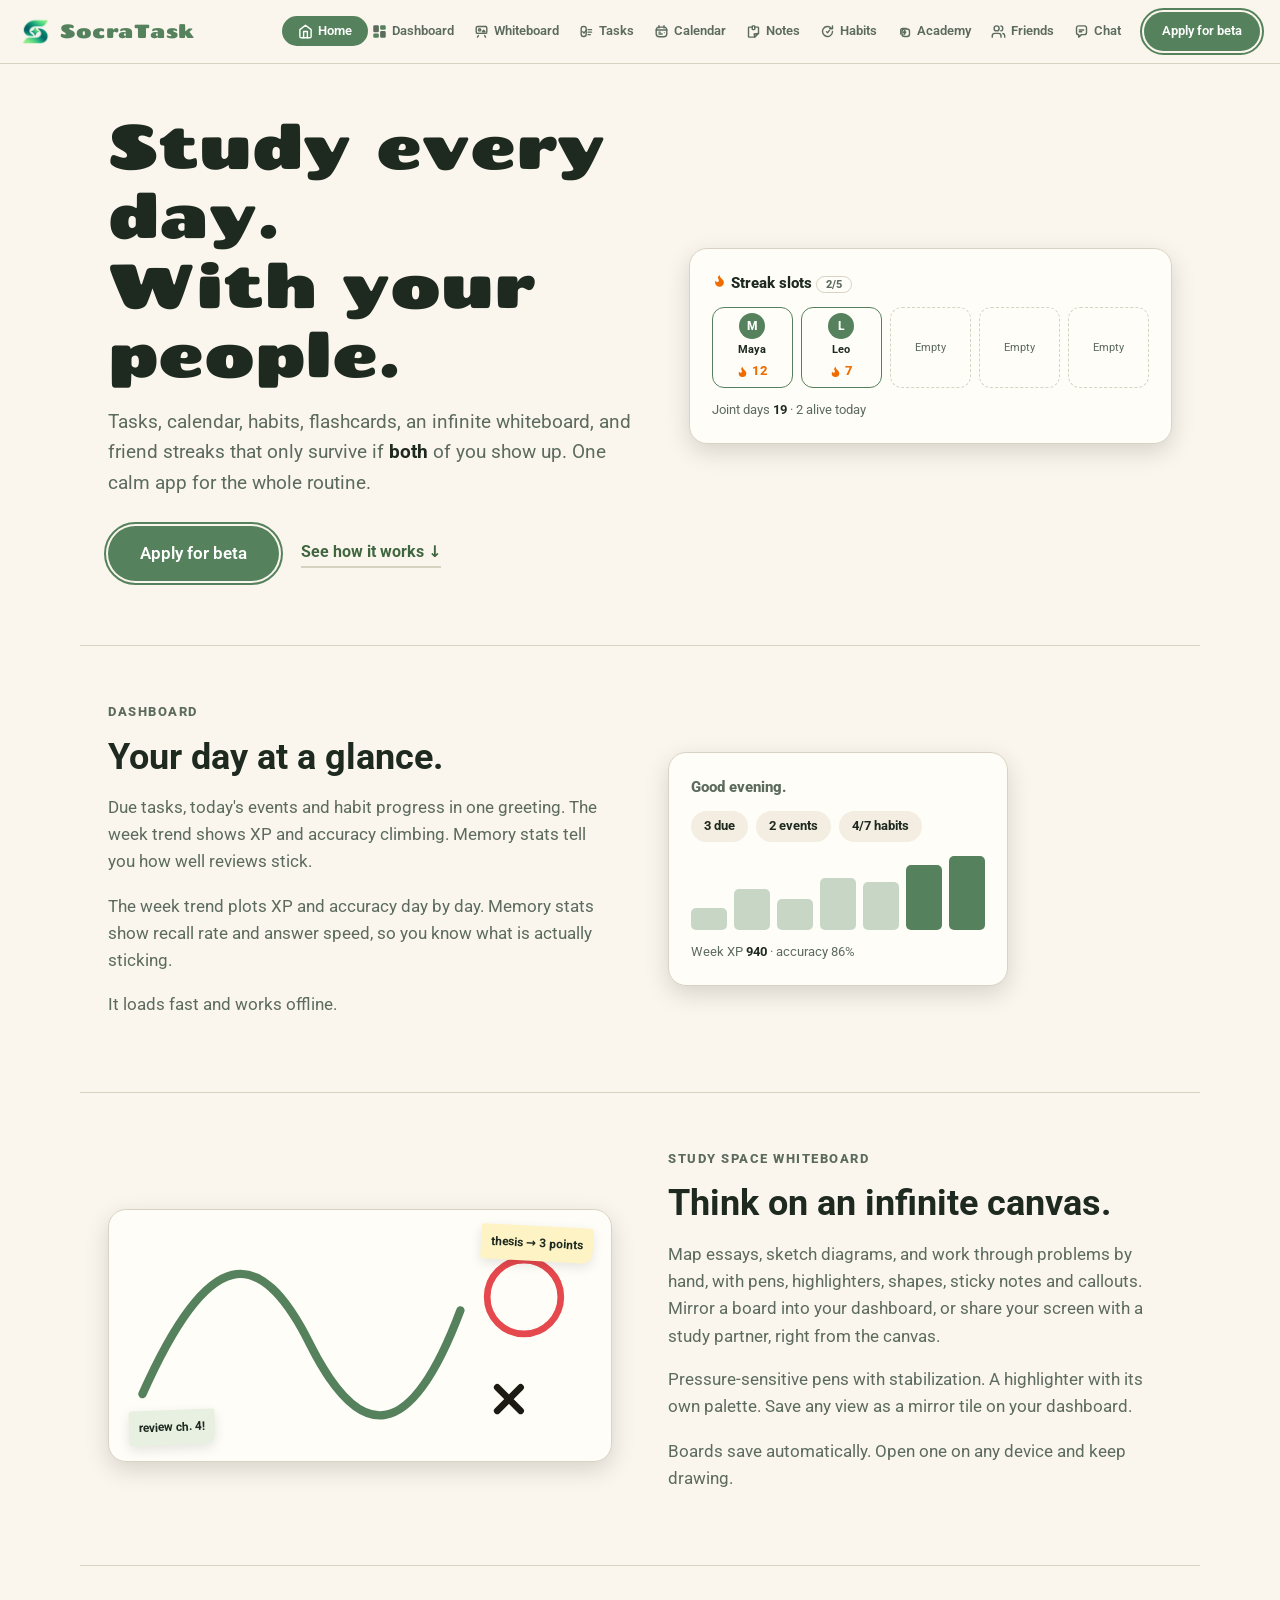
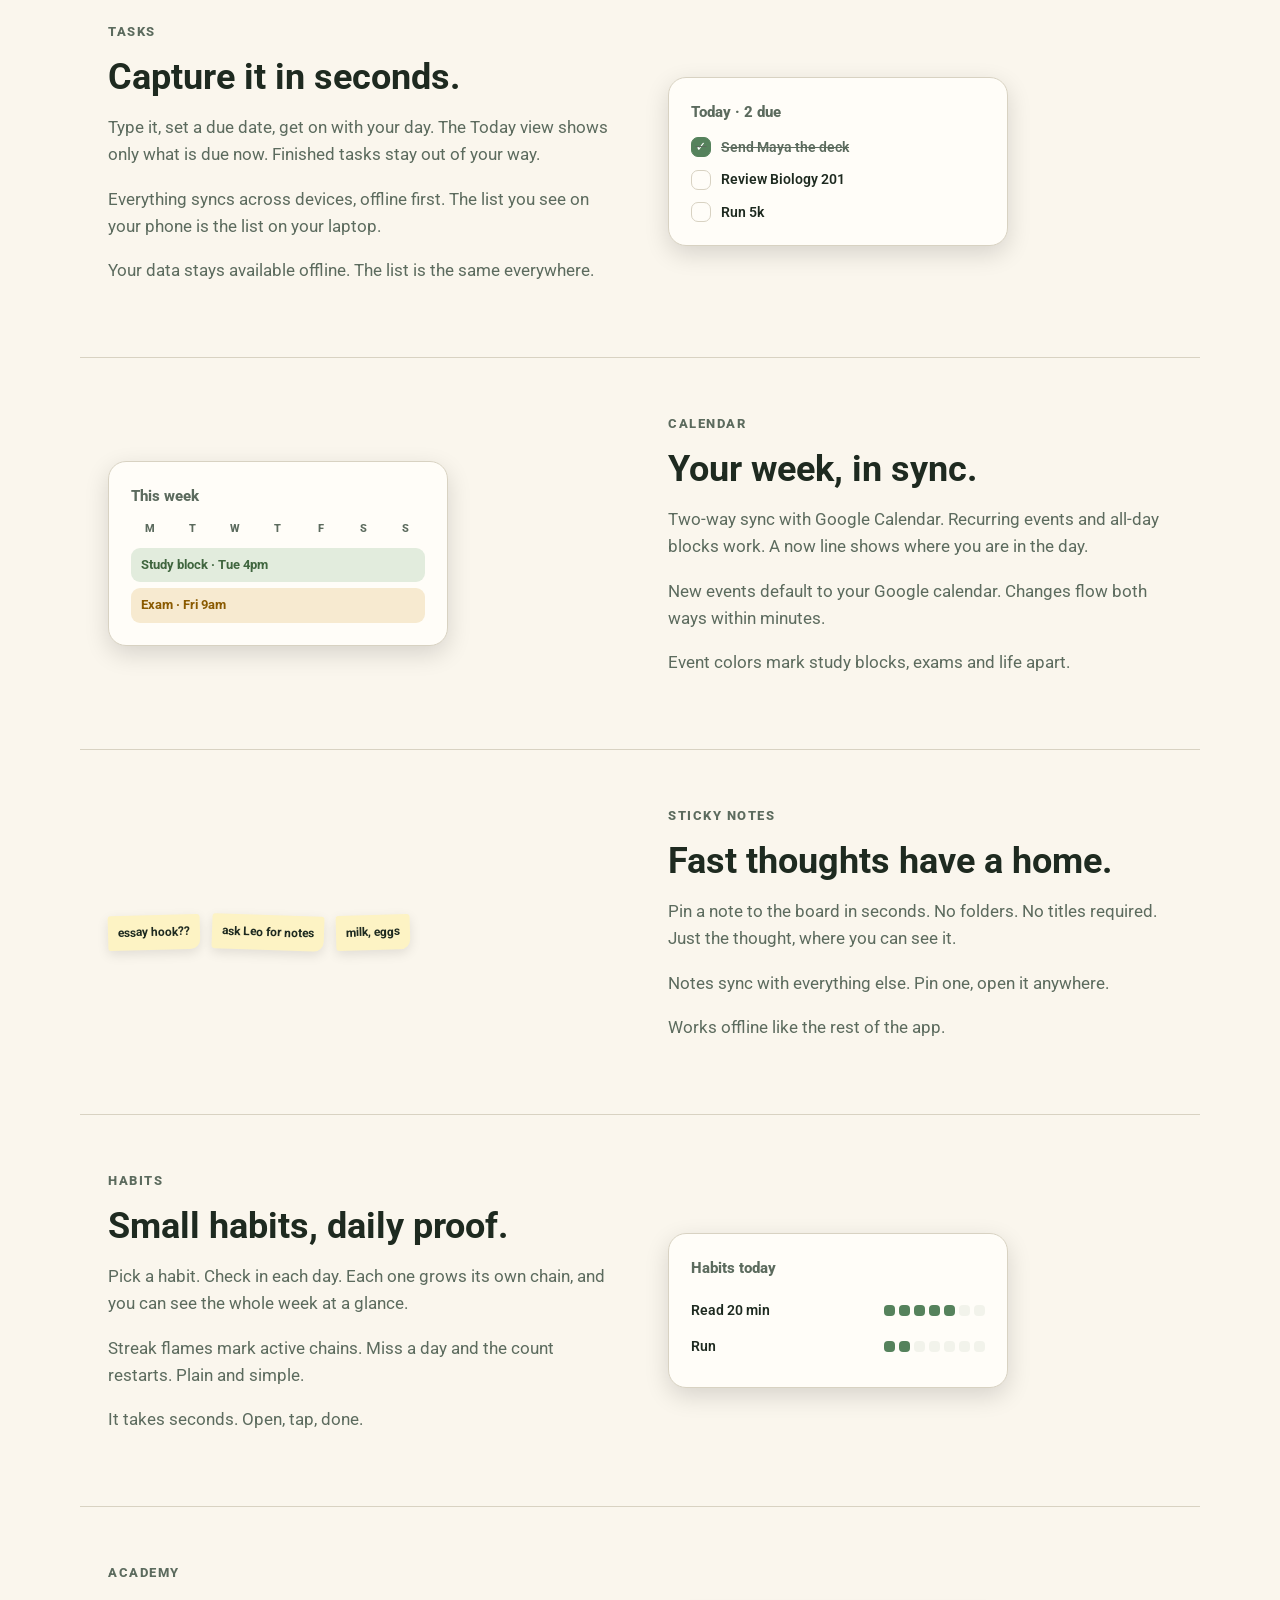
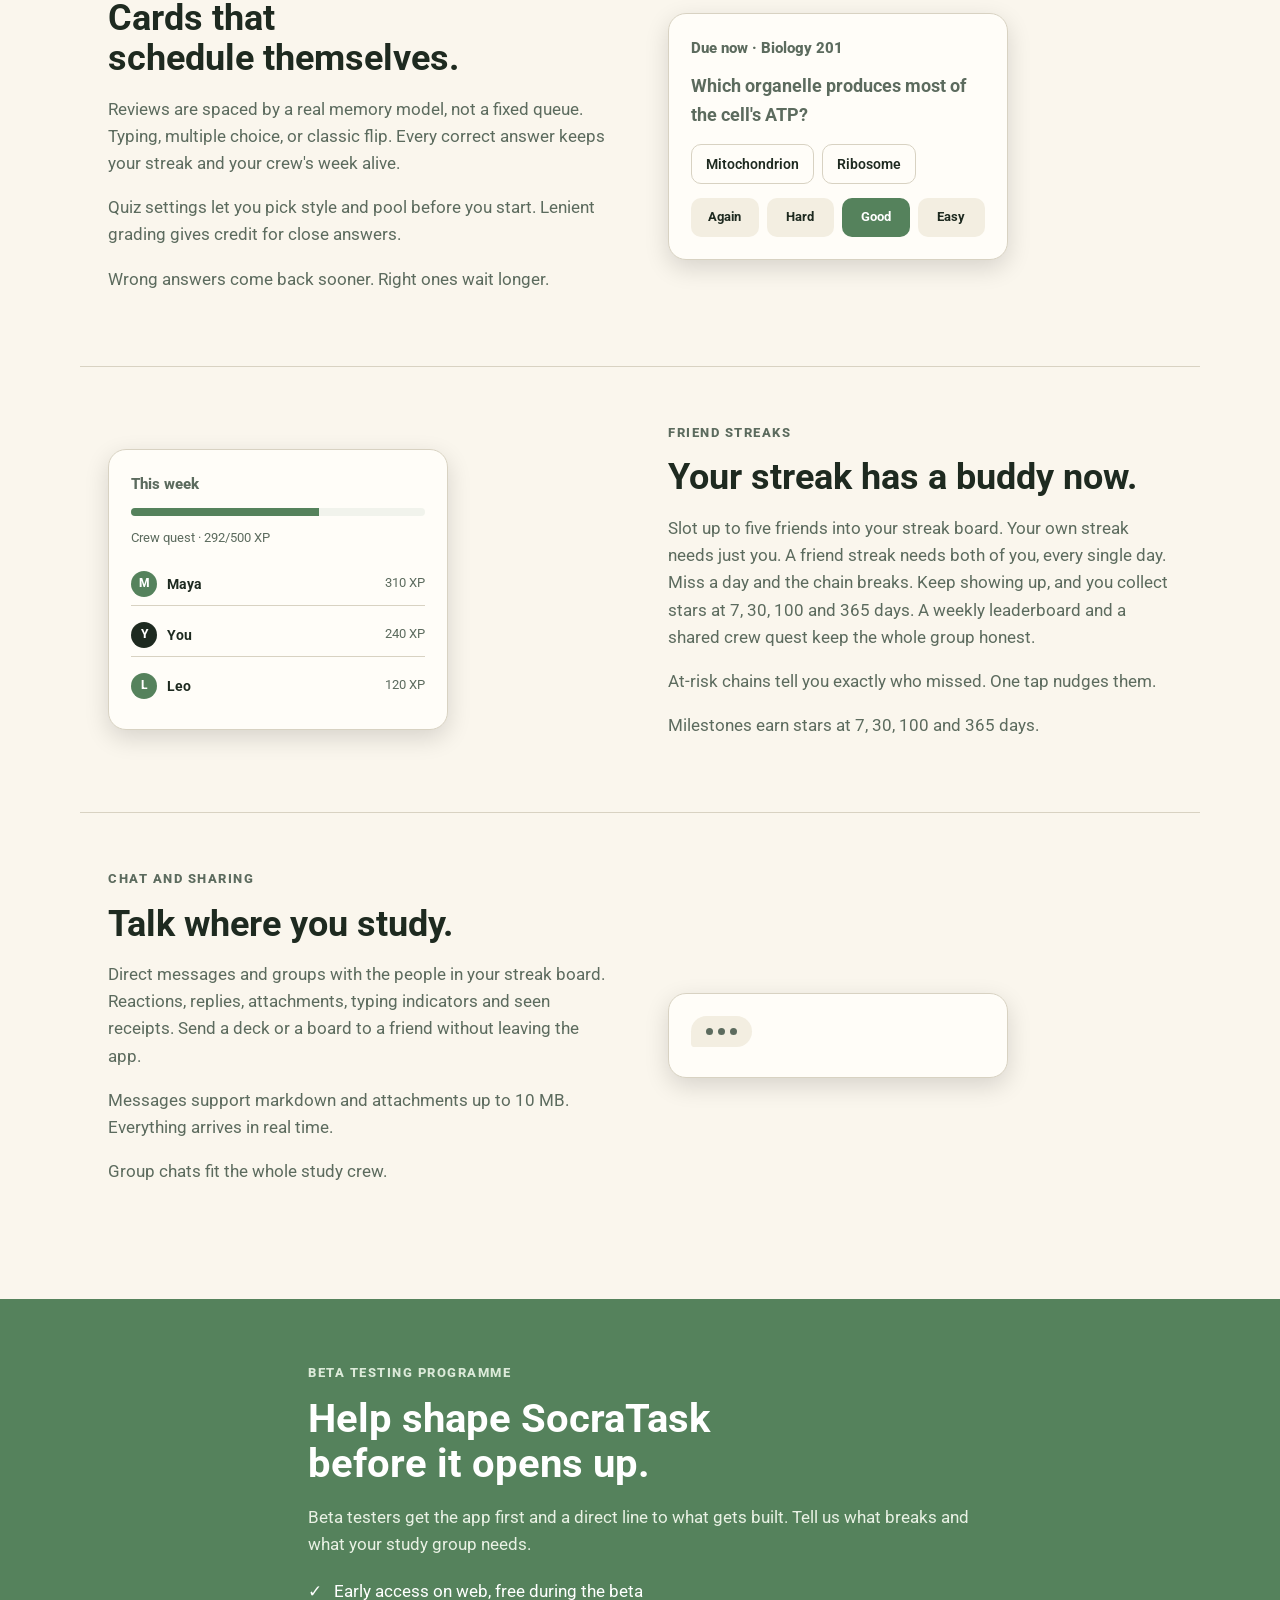
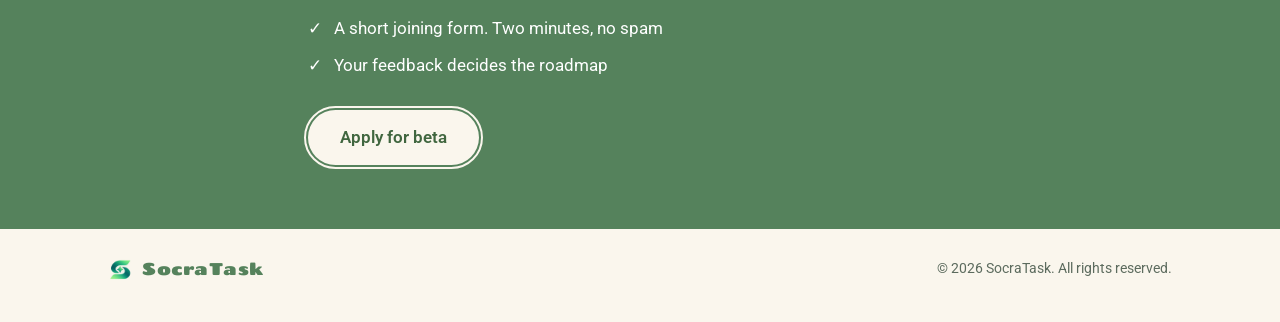
<file: index.html>
<!doctype html>
<html lang="en">
<head>
  <meta charset="utf-8" />
  <meta name="viewport" content="width=device-width, initial-scale=1" />
  <title>SocraTask — Study every day, with your people</title>
  <meta name="description" content="SocraTask is a study companion that turns daily practice into shared streaks. Flashcards, whiteboard, habits, and friend streaks in one calm app." />
  <link rel="icon" href="assets/logo.png" />
  <link rel="preconnect" href="https://fonts.googleapis.com" />
  <link rel="preconnect" href="https://fonts.gstatic.com" crossorigin />
  <link href="https://fonts.googleapis.com/css2?family=Chango&family=Roboto:wght@400;700;800&display=swap" rel="stylesheet" />
  <link rel="stylesheet" href="styles.css" />
</head>
<body>
  <header class="topbar">
    <div class="bar-inner">
    <a class="brand" href="#top" aria-label="SocraTask home">
      <img src="assets/logo.png" alt="" width="30" height="30" />
      <strong class="wordmark">SocraTask</strong>
    </a>
    <nav>
      <a href="#home"><svg class="nico" viewBox="0 0 24 24" fill="none" stroke="currentColor" stroke-width="2.25" stroke-linecap="round" stroke-linejoin="round" aria-hidden="true"><path d="m3 9 9-7 9 7v11a2 2 0 0 1-2 2H5a2 2 0 0 1-2-2z" /><path d="M9 22V12h6v10" /></svg><span>Home</span></a>
      <a href="#dashboard"><svg class="nico" viewBox="0 0 24 24" fill="none" stroke="currentColor" stroke-width="2.25" stroke-linecap="round" stroke-linejoin="round" aria-hidden="true"><path d="M22 4v3a2 2 0 0 1-2 2h-5a2 2 0 0 1-2-2V4a2 2 0 0 1 2-2h5a2 2 0 0 1 2 2zM9 15H4a2 2 0 0 0-2 2v3a2 2 0 0 0 2 2h5a2 2 0 0 0 2-2v-3a2 2 0 0 0-2-2z" fill="#55825C" stroke="none" /><path d="M11 4v7a2 2 0 0 1-2 2H4a2 2 0 0 1-2-2V4a2 2 0 0 1 2-2h5a2 2 0 0 1 2 2zm9 7h-5a2 2 0 0 0-2 2v7a2 2 0 0 0 2 2h5a2 2 0 0 0 2-2v-7a2 2 0 0 0-2-2z" fill="currentColor" stroke="none" /></svg><span>Dashboard</span></a>
      <a href="#space"><svg class="nico" viewBox="0 0 24 24" fill="none" stroke="currentColor" stroke-width="2.25" stroke-linecap="round" stroke-linejoin="round" aria-hidden="true"><rect x="3.5" y="4" width="17" height="11" rx="2.5" /><path d="M7 18.5 5.5 21M17 18.5l1.5 2.5" /><path d="M3.5 15h17" opacity="0.45" /><circle cx="9" cy="9.5" r="1.8" /><path d="m13.5 12.5 2-2.5 2 2.5z" />
  <path d="M19 1.8c.2.9.8 1.5 1.7 1.7-.9.2-1.5.8-1.7 1.7-.2-.9-.8-1.5-1.7-1.7.9-.2 1.5-.8 1.7-1.7z" fill="currentColor" stroke="none" /></svg><span>Whiteboard</span></a>
      <a href="#tasks"><svg class="nico" viewBox="0 0 24 24" fill="none" stroke="currentColor" stroke-width="2.25" stroke-linecap="round" stroke-linejoin="round" aria-hidden="true"><rect x="3.5" y="4" width="8" height="16" rx="3.5" /><path d="m6 12.5 2 2 3.5-4" /><path d="M14.5 9H20M14.5 13H20M14.5 17h3.5" /></svg><span>Tasks</span></a>
      <a href="#calendar"><svg class="nico" viewBox="0 0 24 24" fill="none" stroke="currentColor" stroke-width="2.25" stroke-linecap="round" stroke-linejoin="round" aria-hidden="true"><rect x="3.5" y="5" width="17" height="15.5" rx="5" /><path d="M3.5 9.5h17" /><path d="M8 2.8v3.4M16 2.8v3.4" /><path d="M8 13h2M8 16h5" />
  <path d="M16.5 12.6c.2.7.6 1.1 1.3 1.3-.7.2-1.1.6-1.3 1.3-.2-.7-.6-1.1-1.3-1.3.7-.2 1.1-.6 1.3-1.3z" fill="currentColor" stroke="none" /></svg><span>Calendar</span></a>
      <a href="#notes"><svg class="nico" viewBox="0 0 24 24" fill="none" stroke="currentColor" stroke-width="2.25" stroke-linecap="round" stroke-linejoin="round" aria-hidden="true"><path d="M14 5h5a1 1 0 0 1 1 1v9l-6 6H5a1 1 0 0 1-1-1V6a1 1 0 0 1 1-1h5" /><path d="M20 15l-6 6-1-5zM14 8V4a1 1 0 0 0-1-1h-2a1 1 0 0 0-1 1v4a1 1 0 0 0 1 1h2a1 1 0 0 0 1-1z" /></svg><span>Notes</span></a>
      <a href="#habits"><svg class="nico" viewBox="0 0 24 24" fill="none" stroke="currentColor" stroke-width="2.25" stroke-linecap="round" stroke-linejoin="round" aria-hidden="true"><path d="M20 12a8 8 0 1 1-2.3-5.7" /><path d="M20 3v4.5h-4.5" /><path d="m10.3 12.2 1.7 1.7 3.2-3.7" /></svg><span>Habits</span></a>
      <a href="#academy"><svg class="nico" viewBox="0 0 24 24" fill="none" stroke="currentColor" stroke-width="2.25" stroke-linecap="round" stroke-linejoin="round" aria-hidden="true"><rect x="8" y="8" width="12" height="12" rx="4" /><path d="M6 16v-6a3 3 0 0 1 3-3h6" /><path d="M12.6 10.2 10.4 13.4h1.9l-1 3.4 2.7-4h-1.9z" /></svg><span>Academy</span></a>
      <a href="#friends"><svg class="nico" viewBox="0 0 24 24" fill="none" stroke="currentColor" stroke-width="2.25" stroke-linecap="round" stroke-linejoin="round" aria-hidden="true">  <path d="M16 21v-2a4 4 0 0 0-4-4H6a4 4 0 0 0-4 4v2" />
  <path d="M16 3.128a4 4 0 0 1 0 7.744" />
  <path d="M22 21v-2a4 4 0 0 0-3-3.87" />
  <circle cx="9" cy="7" r="4" /></svg><span>Friends</span></a>
      <a href="#chat"><svg class="nico" viewBox="0 0 24 24" fill="none" stroke="currentColor" stroke-width="2.25" stroke-linecap="round" stroke-linejoin="round" aria-hidden="true"><path d="M4 6.5A3.5 3.5 0 0 1 7.5 3h9A3.5 3.5 0 0 1 20 6.5v7a3.5 3.5 0 0 1-3.5 3.5H12l-4.5 4v-4H7.5A3.5 3.5 0 0 1 4 13.5z" /><path d="M8.5 9.5h7M8.5 12.5h4" />
  <path d="M18.6 2.2c.2.7.6 1.1 1.3 1.3-.7.2-1.1.6-1.3 1.3-.2-.7-.6-1.1-1.3-1.3.7-.2 1.1-.6 1.3-1.3z" fill="currentColor" stroke="none" /></svg><span>Chat</span></a>
    </nav>
    <a class="btn" href="https://forms.gle/aXmjPg46gSRuJzB48" target="_blank" rel="noopener">Apply for beta</a>
    </div>
  </header>

  <main id="top">
    <section class="hero" id="home">
      <div class="herocopy">
        <h1>Study every day.<br />With your people.</h1>
        <p class="lede">
          Tasks, calendar, habits, flashcards, an infinite whiteboard,
          and friend streaks that only survive if <em>both</em> of you
          show up. One calm app for the whole routine.
        </p>
        <div class="ctas">
          <a class="btn big" href="https://forms.gle/aXmjPg46gSRuJzB48" target="_blank" rel="noopener">Apply for beta</a>
          <a class="ghostlink" href="#dashboard">See how it works ↓</a>
        </div>
      </div>
      <div class="heromock" aria-hidden="true">
        <div class="mockcard">
          <p class="mockhead"><span class="flame"><svg class="fl" viewBox="0 0 24 24" aria-hidden="true"><path d="M8.5 14.5A2.5 2.5 0 0 0 11 12c0-1.38-.5-2-1-3-1.072-2.143-.224-4.054 2-6 .5 2.5 2 4.9 4 6.5 2 1.6 3 3.5 3 5.5a7 7 0 1 1-14 0c0-1.153.433-2.294 1-3a2.5 2.5 0 0 0 2.5 2.5z" fill="currentColor"/></svg></span> Streak slots <span class="pill">2/5</span></p>
          <div class="slots">
            <div class="slot filled"><span class="ava">M</span><strong>Maya</strong><span class="chain"><svg class="fl" viewBox="0 0 24 24" aria-hidden="true"><path d="M8.5 14.5A2.5 2.5 0 0 0 11 12c0-1.38-.5-2-1-3-1.072-2.143-.224-4.054 2-6 .5 2.5 2 4.9 4 6.5 2 1.6 3 3.5 3 5.5a7 7 0 1 1-14 0c0-1.153.433-2.294 1-3a2.5 2.5 0 0 0 2.5 2.5z" fill="currentColor"/></svg> 12</span></div>
            <div class="slot filled"><span class="ava">L</span><strong>Leo</strong><span class="chain"><svg class="fl" viewBox="0 0 24 24" aria-hidden="true"><path d="M8.5 14.5A2.5 2.5 0 0 0 11 12c0-1.38-.5-2-1-3-1.072-2.143-.224-4.054 2-6 .5 2.5 2 4.9 4 6.5 2 1.6 3 3.5 3 5.5a7 7 0 1 1-14 0c0-1.153.433-2.294 1-3a2.5 2.5 0 0 0 2.5 2.5z" fill="currentColor"/></svg> 7</span></div>
            <div class="slot"><span class="empty">Empty</span></div>
            <div class="slot"><span class="empty">Empty</span></div>
            <div class="slot"><span class="empty">Empty</span></div>
          </div>
          <p class="mockfoot">Joint days <strong data-count="19">0</strong> · 2 alive today</p>
        </div>
      </div>
    </section>
    <section class="feature" id="dashboard">
      <div class="fcopy">

        <p class="kicker">Dashboard</p>
        <h2>Your day at a glance.</h2>
        <p>
          Due tasks, today's events and habit progress in one greeting.
          The week trend shows XP and accuracy climbing. Memory stats
          tell you how well reviews stick.
        </p>
        <p>
          The week trend plots XP and accuracy day by day. Memory stats show recall rate and answer speed, so you know what is actually sticking.
        </p>
        <p>
          It loads fast and works offline.
        </p>
      </div>
      <div class="fmock" aria-hidden="true">

        <div class="mockcard narrow">
          <p class="mockhead">Good evening.</p>
          <div class="pills"><span>3 due</span><span>2 events</span><span>4/7 habits</span></div>
          <div class="trend">
            <i style="height: 30%"></i><i style="height: 55%"></i><i style="height: 42%"></i><i style="height: 70%"></i><i style="height: 64%"></i><i style="height: 88%"></i><i style="height: 100%"></i>
          </div>
          <p class="mockfoot">Week XP <strong data-count="940">0</strong> · accuracy 86%</p>
        </div>
            </div>
    </section>
    <section class="feature flip" id="space">
      <div class="fcopy">

        <p class="kicker">Study Space whiteboard</p>
        <h2>Think on an infinite canvas.</h2>
        <p>
          Map essays, sketch diagrams, and work through problems by hand,
          with pens, highlighters, shapes, sticky notes and callouts.
          Mirror a board into your dashboard, or share your screen with
          a study partner, right from the canvas.
        </p>
        <p>
          Pressure-sensitive pens with stabilization. A highlighter with its own palette. Save any view as a mirror tile on your dashboard.
        </p>
        <p>
          Boards save automatically. Open one on any device and keep drawing.
        </p>
      </div>
      <div class="fmock" aria-hidden="true">

        <div class="mockcard board">
          <svg class="stroke" viewBox="0 0 300 150" aria-hidden="true">
            <path d="M20 110 C 60 20, 90 20, 120 80 S 180 140, 210 60" fill="none" stroke="#55825c" stroke-width="5" stroke-linecap="round" />
            <circle cx="248" cy="52" r="22" fill="none" stroke="#e5484d" stroke-width="4" />
            <path d="M232 120 l14 -14 M246 120 l-14 -14" stroke="#1d1a13" stroke-width="4" stroke-linecap="round" />
          </svg>
          <span class="sticky s1">thesis → 3 points</span>
          <span class="sticky s2">review ch. 4!</span>
        </div>
            </div>
    </section>
    <section class="feature" id="tasks">
      <div class="fcopy">

        <p class="kicker">Tasks</p>
        <h2>Capture it in seconds.</h2>
        <p>
          Type it, set a due date, get on with your day. The Today view
          shows only what is due now. Finished tasks stay out of your way.
        </p>
        <p>
          Everything syncs across devices, offline first. The list you see on your phone is the list on your laptop.
        </p>
        <p>
          Your data stays available offline. The list is the same everywhere.
        </p>
      </div>
      <div class="fmock" aria-hidden="true">

        <div class="mockcard narrow">
          <p class="mockhead">Today · 2 due</p>
          <ul class="todos">
            <li class="done"><span class="tick">✓</span> Send Maya the deck</li>
            <li><span class="tick"></span> Review Biology 201</li>
            <li><span class="tick"></span> Run 5k</li>
          </ul>
        </div>
            </div>
    </section>
    <section class="feature flip" id="calendar">
      <div class="fcopy">

        <p class="kicker">Calendar</p>
        <h2>Your week, in sync.</h2>
        <p>
          Two-way sync with Google Calendar. Recurring events and all-day
          blocks work. A now line shows where you are in the day.
        </p>
        <p>
          New events default to your Google calendar. Changes flow both ways within minutes.
        </p>
        <p>
          Event colors mark study blocks, exams and life apart.
        </p>
      </div>
      <div class="fmock" aria-hidden="true">

        <div class="mockcard narrow">
          <p class="mockhead">This week</p>
          <div class="calweek">
            <span>M</span><span>T</span><span>W</span><span>T</span><span>F</span><span>S</span><span>S</span>
          </div>
          <div class="evs">
            <span class="ev green">Study block · Tue 4pm</span>
            <span class="ev amber">Exam · Fri 9am</span>
          </div>
        </div>
            </div>
    </section>
    <section class="feature flip" id="notes">
      <div class="fcopy">

        <p class="kicker">Sticky notes</p>
        <h2>Fast thoughts have a home.</h2>
        <p>
          Pin a note to the board in seconds. No folders. No titles required.
          Just the thought, where you can see it.
        </p>
        <p>
          Notes sync with everything else. Pin one, open it anywhere.
        </p>
        <p>
          Works offline like the rest of the app.
        </p>
      </div>
      <div class="fmock" aria-hidden="true">

        <div class="notegrid">
          <span class="sticky static">essay hook??</span>
          <span class="sticky static green">ask Leo for notes</span>
          <span class="sticky static">milk, eggs</span>
        </div>
            </div>
    </section>
    <section class="feature" id="habits">
      <div class="fcopy">

        <p class="kicker">Habits</p>
        <h2>Small habits, daily proof.</h2>
        <p>
          Pick a habit. Check in each day. Each one grows its own chain,
          and you can see the whole week at a glance.
        </p>
        <p>
          Streak flames mark active chains. Miss a day and the count restarts. Plain and simple.
        </p>
        <p>
          It takes seconds. Open, tap, done.
        </p>
      </div>
      <div class="fmock" aria-hidden="true">

        <div class="mockcard narrow">
          <p class="mockhead">Habits today</p>
          <div class="habit"><span>Read 20 min</span><span class="dots"><i class="on"></i><i class="on"></i><i class="on"></i><i class="on"></i><i class="on"></i><i></i><i></i></span></div>
          <div class="habit"><span>Run</span><span class="dots"><i class="on"></i><i class="on"></i><i></i><i></i><i></i><i></i><i></i></span></div>
        </div>
            </div>
    </section>
    <section class="feature" id="academy">
      <div class="fcopy">

        <p class="kicker">Academy</p>
        <h2>Cards that schedule themselves.</h2>
        <p>
          Reviews are spaced by a real memory model, not a fixed queue.
          Typing, multiple choice, or classic flip. Every correct answer
          keeps your streak and your crew's week alive.
        </p>
        <p>
          Quiz settings let you pick style and pool before you start. Lenient grading gives credit for close answers.
        </p>
        <p>
          Wrong answers come back sooner. Right ones wait longer.
        </p>
      </div>
      <div class="fmock" aria-hidden="true">

        <div class="mockcard narrow flash">
          <p class="mockhead">Due now · Biology 201</p>
          <p class="cardq">Which organelle produces most of the cell's ATP?</p>
          <div class="opts"><span>Mitochondrion</span><span>Ribosome</span></div>
          <div class="grade"><span>Again</span><span>Hard</span><span class="good">Good</span><span>Easy</span></div>
        </div>
            </div>
    </section>
    <section class="feature flip" id="friends">
      <div class="fcopy">

        <p class="kicker">Friend streaks</p>
        <h2>Your streak has a buddy now.</h2>
        <p>
          Slot up to five friends into your streak board. Your own streak needs
          just you. A friend streak needs both of you, every single day.
          Miss a day and the chain breaks. Keep showing up, and you collect
          stars at 7, 30, 100 and 365 days. A weekly leaderboard and a shared crew quest keep the whole group honest.
        </p>
        <p>
          At-risk chains tell you exactly who missed. One tap nudges them.
        </p>
        <p>
          Milestones earn stars at 7, 30, 100 and 365 days.
        </p>
      </div>
      <div class="fmock" aria-hidden="true">

        <div class="mockcard narrow">
          <p class="mockhead">This week</p>
          <div class="questbar"><span data-w="64"></span></div>
          <p class="mockfoot">Crew quest · <span data-count="320">0</span>/500 XP</p>
          <ul class="board">
            <li><span class="ava">M</span> Maya <span class="xp">310 XP</span></li>
            <li><span class="ava you">Y</span> You <span class="xp">240 XP</span></li>
            <li><span class="ava">L</span> Leo <span class="xp">120 XP</span></li>
          </ul>
        </div>
            </div>
    </section>
    <section class="feature" id="chat">
      <div class="fcopy">

        <p class="kicker">Chat and sharing</p>
        <h2>Talk where you study.</h2>
        <p>
          Direct messages and groups with the people in your streak board.
          Reactions, replies, attachments, typing indicators and seen receipts.
          Send a deck or a board to a friend without leaving the app.
        </p>
        <p>
          Messages support markdown and attachments up to 10 MB. Everything arrives in real time.
        </p>
        <p>
          Group chats fit the whole study crew.
        </p>
      </div>
      <div class="fmock" aria-hidden="true">

        <div class="mockcard narrow chat" id="chatdemo">
          <div class="chatlog"></div>
          <div class="typingbubble chattyping"><span></span><span></span><span></span></div>
        </div>
            </div>
    </section>
    <section class="beta" id="beta">
      <div class="betacopy">
        <p class="kicker light">Beta Testing Programme</p>
        <h2>Help shape SocraTask before it opens up.</h2>
        <p>
          Beta testers get the app first and a direct line to what gets built.
          Tell us what breaks and what your study group needs.
        </p>
        <ul class="betalist">
          <li>Early access on web, free during the beta</li>
          <li>A short joining form. Two minutes, no spam</li>
          <li>Your feedback decides the roadmap</li>
        </ul>
        <a class="btn cream big" href="https://forms.gle/aXmjPg46gSRuJzB48" target="_blank" rel="noopener">Apply for beta</a>
      </div>
    </section>
  </main>

  <footer>
    <a class="brand" href="#top">
      <img src="assets/logo.png" alt="" width="24" height="24" />
      <strong class="wordmark small">SocraTask</strong>
    </a>
    <p>© 2026 SocraTask. All rights reserved.</p>
  </footer>

  <script src="app.js"></script>
</body>
</html>
</file>
<file: styles.css>
/* SocraTask landing — tokens copied exactly from web/src/lib/theme.css.
   Component values (cards, slots, bubbles, pills) mirror the app routes. */

:root {
  --paper: #faf6ed;
  --surface: #fffdf8;
  --surface-low: #f3eee1;
  --ink: #1e2a20;
  --ink-soft: #5c6b5e;
  --eco: #55825c;
  --eco-deep: #40663f;
  --eco-ink: #3f6b45;
  --line: #d8d2c2;
  --row-tint: rgba(85, 130, 92, 0.12);
  --row-hover: rgba(85, 130, 92, 0.08);
  --flame: #ef6c00;
  --danger: #e5484d;
  --warn: #d9932a;
  --radius: 18px;
  --radius-md: 16px;
  --radius-pill: 999px;
  --shadow-1: 0 1px 2px rgba(0, 0, 0, 0.08);
  --shadow-2: 0 4px 12px rgba(0, 0, 0, 0.1);
  --shadow-3: 0 8px 24px rgba(0, 0, 0, 0.14);
  --ease: cubic-bezier(0.2, 0.8, 0.2, 1);
  --font: 'Roboto', 'Inter', 'Noto Sans', system-ui, sans-serif;
}

* { box-sizing: border-box; }

html { scroll-behavior: smooth; }

body {
  margin: 0;
  background: var(--paper);
  color: var(--ink);
  font-family: var(--font);
  font-size: 17px;
  line-height: 1.6;
  padding-top: 66px;
}

/* ---------- top bar: full row at top, floating pill on scroll ---------- */

.topbar {
  position: fixed;
  top: 0;
  left: 0;
  right: 0;
  z-index: 10;
}

.bar-inner {
  display: flex;
  align-items: center;
  gap: 26px;
  padding: 14px 28px;
  background: var(--paper);
  border-bottom: 1px solid var(--line);
  transition: width 0.5s var(--ease), margin 0.5s var(--ease), padding 0.5s var(--ease),
    border-radius 0.5s var(--ease), box-shadow 0.5s var(--ease), background 0.5s var(--ease);
}

.topbar.scrolled { background: none; border: none; }

.topbar.scrolled .bar-inner {
  width: max-content;
  max-width: calc(100% - 32px);
  margin: 12px auto 0;
  padding: 8px 10px 8px 18px;
  background: var(--surface);
  border: 1px solid var(--line);
  border-radius: var(--radius-pill);
  box-shadow: var(--shadow-3);
  animation: pillDrop 0.7s var(--ease);
}

@keyframes pillDrop {
  from { transform: translateY(-140%); }
  to { transform: none; }
}

.nico { width: 16px; height: 16px; flex-shrink: 0; }

.topbar nav a .nico { width: 15px; height: 15px; }

.topbar nav a {
  display: inline-flex;
  align-items: center;
  gap: 7px;
}

.topbar nav { display: flex; gap: 4px; align-items: center; position: relative; }

.topbar nav a {
  display: inline-flex;
  align-items: center;
  gap: 7px;
  position: relative;
  z-index: 1;
}

.topbar nav a {
  color: var(--ink-soft);
  text-decoration: none;
  font-size: 14px;
  font-weight: 600;
  white-space: nowrap;
  border-radius: var(--radius-pill);
  padding: 5px 11px;
}

.topbar nav a:hover { color: var(--ink); }

.topbar nav a.on { color: #fff; }

.navhi {
  position: absolute;
  top: 50%;
  margin-top: -15px;
  height: 30px;
  left: 0;
  width: 0;
  background: var(--eco);
  border-radius: var(--radius-pill);
  transition: left 0.45s cubic-bezier(0.3, 1.3, 0.4, 1), width 0.45s cubic-bezier(0.3, 1.3, 0.4, 1);
  pointer-events: none;
}

.navhi.squash { animation: squash 0.45s cubic-bezier(0.3, 1.3, 0.4, 1); }

@keyframes squash {
  0% { transform: scaleX(0.7) scaleY(0.85); }
  60% { transform: scaleX(1.08) scaleY(0.96); }
  100% { transform: none; }
}

.topbar.scrolled nav {
  flex: none;
  max-width: calc(100vw - 300px);
  overflow-x: auto;
  scrollbar-width: none;
}

.topbar.scrolled nav::-webkit-scrollbar { display: none; }

.topbar.scrolled nav a { font-size: 13px; flex-shrink: 0; }

.topbar .btn,
.hero .btn {
  outline: 2px solid var(--eco);
  outline-offset: 2px;
}

.beta .btn {
  outline: 2px solid var(--paper);
  outline-offset: 2px;
}

.topbar.scrolled .btn { padding: 9px 20px; font-size: 14px; }

.brand {
  display: flex;
  align-items: center;
  gap: 10px;
  color: inherit;
  text-decoration: none;
  margin-right: auto;
}

.wordmark {
  font-family: Chango, sans-serif;
  font-weight: 400;
  font-size: 21px;
  color: var(--eco);
  letter-spacing: 0.5px;
}

.wordmark.small { font-size: 17px; }

/* ---------- buttons ---------- */

.btn {
  display: inline-block;
  white-space: nowrap;
  background-color: var(--eco);
  background-image: linear-gradient(var(--paper), var(--paper));
  background-size: 0% 100%;
  background-position: 0 0;
  background-repeat: no-repeat;
  color: #fff;
  font-weight: 600;
  font-size: 14px;
  text-decoration: none;
  border-radius: var(--radius-pill);
  padding: 10px 20px;
  transition: background-size 0.38s var(--ease), color 0.12s ease 0.14s;
}

.btn:hover { background-size: 100% 100%; color: var(--eco-deep); }

.btn.big { font-size: 17px; padding: 14px 32px; }

.btn.cream {
  background-color: var(--paper);
  background-image: linear-gradient(var(--eco-deep), var(--eco-deep));
  color: var(--eco-deep);
}

.btn.cream:hover { background-size: 100% 100%; color: #fff; }

.ghostlink {
  color: var(--eco-deep);
  font-weight: 700;
  font-size: 16px;
  text-decoration: none;
  padding-bottom: 3px;
  background-image: linear-gradient(var(--eco), var(--eco)), linear-gradient(var(--line), var(--line));
  background-size: 0% 2px, 100% 2px;
  background-position: 0 100%, 0 100%;
  background-repeat: no-repeat;
  transition: background-size 0.32s var(--ease), color 0.2s ease;
}

.ghostlink:hover { color: var(--eco-deep); background-size: 100% 2px, 100% 2px; }

/* ---------- hero (left aligned, no blob) ---------- */

main { display: block; }

.hero {
  display: grid;
  grid-template-columns: minmax(0, 1.05fr) minmax(0, 0.95fr);
  gap: 48px;
  align-items: center;
  max-width: 1120px;
  margin: 0 auto;
  padding: 44px 28px 64px;
}

.kicker {
  font-size: 13px;
  font-weight: 800;
  letter-spacing: 1.5px;
  text-transform: uppercase;
  color: var(--eco);
  margin: 0 0 14px;
}

.kicker.light { color: #dcead9; }

h1, h2 { line-height: 1.12; margin: 0 0 16px; text-wrap: balance; }

.hero h1 {
  font-family: Chango, sans-serif;
  font-weight: 400;
  font-size: clamp(38px, 5.4vw, 62px);
}

.lede { font-size: 19px; color: var(--ink-soft); max-width: 34em; }

.lede em { color: var(--ink); font-style: normal; font-weight: 700; }

.ctas { display: flex; align-items: center; gap: 22px; margin-top: 28px; flex-wrap: wrap; }

/* ---------- hand-built product mock ---------- */

.heromock { min-width: 0; }

.mockcard {
  background: var(--surface);
  border: 1px solid var(--line);
  border-radius: var(--radius);
  padding: 22px;
  box-shadow: var(--shadow-3);
}

.mockhead { font-weight: 800; font-size: 15px; margin: 0 0 12px; }

.flame { color: var(--flame); display: inline-flex; }

.fl { width: 15px; height: 15px; }

.chain .fl { width: 13px; height: 13px; }

.pill {
  font-size: 11px;
  font-weight: 800;
  color: var(--ink-soft);
  border: 1px solid var(--line);
  border-radius: 999px;
  padding: 1px 9px;
}

.slots {
  display: grid;
  grid-template-columns: repeat(5, minmax(0, 1fr));
  gap: 8px;
}

.slot {
  border: 1.5px dashed var(--line);
  border-radius: 12px;
  aspect-ratio: 1;
  display: flex;
  flex-direction: column;
  align-items: center;
  justify-content: center;
  gap: 2px;
  font-size: 11px;
  color: var(--ink-soft);
}

.slot.filled { border-style: solid; border-color: var(--eco); }

.slot strong { font-size: 11px; color: var(--ink); }

.ava {
  width: 26px;
  height: 26px;
  border-radius: 50%;
  background: var(--eco);
  color: #fff;
  font-size: 12px;
  font-weight: 800;
  display: inline-flex;
  align-items: center;
  justify-content: center;
}

.ava.you { background: var(--ink); }

.chain { color: var(--flame); font-weight: 800; font-size: 13px; display: inline-flex; align-items: center; gap: 3px; }

.mockfoot { font-size: 13px; color: var(--ink-soft); margin: 12px 0 0; }

.mockfoot strong { color: var(--ink); }

/* ---------- feature rows (asymmetric, alternating) ---------- */

.feature {
  display: grid;
  grid-template-columns: minmax(0, 1fr) minmax(0, 1fr);
  gap: 56px;
  align-items: center;
  max-width: 1120px;
  margin: 0 auto;
  padding: 56px 28px;
  border-top: 1px solid var(--line);
}

.feature.flip .fcopy { order: 2; }

.feature h2 { font-size: clamp(26px, 3vw, 36px); }

.feature p { color: var(--ink-soft); max-width: 32em; }

.mockcard.narrow { max-width: 340px; }

.questbar {
  height: 8px;
  border-radius: 999px;
  background: var(--row-hover);
  overflow: hidden;
  margin: 4px 0 6px;
}

.questbar span { display: block; height: 100%; background: var(--eco); }

.board { list-style: none; margin: 14px 0 0; padding: 0; display: flex; flex-direction: column; gap: 8px; }

.board li {
  display: flex;
  align-items: center;
  gap: 10px;
  font-weight: 700;
  font-size: 14px;
  padding: 8px 0;
  border-bottom: 1px solid var(--line);
}
.board li:last-child { border-bottom: none; }

.board .xp { margin-left: auto; font-weight: 400; color: var(--ink-soft); font-size: 13px; }

.flash .cardq { font-weight: 700; font-size: 18px; margin: 6px 0 14px; }

.opts { display: flex; gap: 8px; margin-bottom: 14px; }

.opts span {
  border: 1px solid var(--line);
  border-radius: 10px;
  padding: 8px 14px;
  font-size: 14px;
  font-weight: 600;
}

.grade { display: grid; grid-template-columns: repeat(4, 1fr); gap: 8px; }

.grade span {
  text-align: center;
  font-size: 13px;
  font-weight: 700;
  background: var(--surface-low);
  border-radius: 10px;
  padding: 9px 4px;
}

.grade .good { background: var(--eco); color: #fff; }

.mockcard.board { position: relative; overflow: hidden; }

.stroke { display: block; width: 100%; height: auto; }

.sticky {
  position: absolute;
  font-size: 12px;
  font-weight: 700;
  background: #fdf3c4;
  border-radius: 3px 3px 10px 3px;
  padding: 8px 10px;
  box-shadow: var(--shadow-2);
  max-width: 130px;
}

.sticky.s1 { top: 16px; right: 18px; transform: rotate(3deg); }

.sticky.s2 { bottom: 16px; left: 20px; transform: rotate(-2deg); background: #e8f0e2; }

.chat .bubble {
  max-width: 85%;
  width: fit-content;
  border-radius: 16px;
  padding: 9px 14px;
  font-size: 14px;
  margin: 0 0 8px;
}

.chat .them { background: var(--surface-low); border-radius: 16px 16px 16px 4px; }

.chat .me {
  background: var(--eco);
  color: #fff;
  border-radius: 16px 16px 4px 16px;
  margin-left: auto;
}

/* ---------- dashboard mock ---------- */

.pills { display: flex; gap: 8px; margin: 4px 0 14px; flex-wrap: wrap; }

.pills span {
  font-size: 13px;
  font-weight: 700;
  background: var(--surface-low);
  border-radius: 999px;
  padding: 5px 13px;
}

.trend { display: flex; align-items: flex-end; gap: 7px; height: 74px; margin: 2px 0 4px; }

.trend i {
  flex: 1;
  border-radius: 5px;
  background: var(--eco);
  opacity: 0.32;
  min-height: 6px;
}

.trend i:nth-child(6), .trend i:nth-child(7) { opacity: 1; }

/* ---------- tasks mock ---------- */

.todos { list-style: none; margin: 6px 0 0; padding: 0; display: flex; flex-direction: column; gap: 10px; }

.todos li { display: flex; align-items: center; gap: 10px; font-size: 14px; font-weight: 600; }

.todos li.done { color: var(--ink-soft); text-decoration: line-through; }

.tick {
  width: 20px; height: 20px; border-radius: 7px; flex-shrink: 0;
  border: 1.5px solid var(--line);
  display: inline-flex; align-items: center; justify-content: center;
  font-size: 13px; color: #fff;
}

.todos li.done .tick { background: var(--eco); border-color: var(--eco); }

/* ---------- calendar mock ---------- */

.calweek {
  display: grid; grid-template-columns: repeat(7, 1fr); gap: 4px;
  font-size: 11px; font-weight: 800; color: var(--ink-soft); text-align: center;
  margin-bottom: 10px;
}

.evs { display: flex; flex-direction: column; gap: 6px; }

.ev { font-size: 13px; font-weight: 700; border-radius: 9px; padding: 7px 10px; }

.ev.green { background: #e2ecdd; color: var(--eco-deep); }

.ev.amber { background: #f7ead0; color: #8a5a00; }

/* ---------- habits mock ---------- */

.habit { display: flex; align-items: center; justify-content: space-between; gap: 10px; font-size: 14px; font-weight: 600; padding: 7px 0; }

.dots { display: flex; gap: 4px; }

.dots i { width: 11px; height: 11px; border-radius: 4px; background: var(--row-hover); }

.dots i.on { background: var(--eco); }

/* ---------- notes mock ---------- */

.notegrid { display: flex; gap: 12px; flex-wrap: wrap; max-width: 360px; }

.sticky.static { position: static; transform: rotate(-1.5deg); }

.sticky.static.green { transform: rotate(2deg); }

/* ---------- live chat demo ---------- */

.chatlog { display: flex; flex-direction: column; }

.chatlog .bubble { animation: pop 0.25s ease; }

@keyframes pop {
  from { opacity: 0; transform: translateY(6px); }
}

.chattyping { display: none; margin: 0 0 8px; }

.chattyping.show { display: inline-flex; }

.typingbubble {
  display: inline-flex; align-items: center; gap: 5px;
  background: var(--surface-low); border-radius: 16px 16px 16px 4px; padding: 12px 15px;
}

.typingbubble span {
  width: 7px; height: 7px; border-radius: 50%; background: var(--ink-soft);
  animation: tbounce 1.2s infinite;
}

.typingbubble span:nth-child(2) { animation-delay: 0.15s; }
.typingbubble span:nth-child(3) { animation-delay: 0.3s; }

@keyframes tbounce {
  0%, 60%, 100% { transform: translateY(0); opacity: 0.4; }
  30% { transform: translateY(-5px); opacity: 1; }
}

/* ---------- flame flicker + quest fill ---------- */

.fl { transform-origin: center; animation: flick 3.2s ease-in-out infinite; }

@keyframes flick {
  0%, 100% { transform: scale(1); opacity: 1; }
  50% { transform: scale(1.12); opacity: 0.85; }
}

.questbar span { width: 0; transition: width 1.2s var(--ease); }

.opts span { cursor: pointer; }

.opts span.sel { border-color: var(--eco); background: #e2ecdd; }

.grade span { cursor: pointer; }

.grade span.sel { outline: 2px solid var(--eco-deep); }

/* ---------- home index grid ---------- */

.indexsec { max-width: 1120px; margin: 0 auto; padding: 56px 28px; border-top: 1px solid var(--line); }

.indexsec h2 { font-size: clamp(26px, 3vw, 36px); }

.indexgrid { display: grid; grid-template-columns: repeat(3, minmax(0, 1fr)); gap: 14px; margin-top: 24px; }

.indexcard {
  display: flex;
  align-items: center;
  gap: 14px;
  background: var(--surface);
  border: 1px solid var(--line);
  border-radius: var(--radius);
  padding: 18px;
  color: inherit;
  text-decoration: none;
  transition: transform 0.22s var(--ease), box-shadow 0.22s var(--ease);
}

.indexcard:hover { transform: translateY(-3px); box-shadow: var(--shadow-3); }

.itile {
  width: 44px;
  height: 44px;
  border-radius: 13px;
  flex-shrink: 0;
  background: var(--row-tint);
  color: var(--eco);
  display: inline-flex;
  align-items: center;
  justify-content: center;
}

.itile .nico { width: 22px; height: 22px; }

.itxt { display: flex; flex-direction: column; min-width: 0; }

.itxt strong { font-size: 16px; }

.itxt small { color: var(--ink-soft); font-size: 13px; }

.indexcard .go { margin-left: auto; color: var(--ink-soft); font-weight: 800; }

/* ---------- feature pages: pager + compact cta ---------- */

.feature.solo { padding-top: 44px; }

.pager {
  display: flex;
  justify-content: space-between;
  gap: 12px;
  max-width: 1120px;
  margin: 0 auto;
  padding: 8px 28px 8px;
}

.pager a {
  color: var(--eco-deep);
  font-weight: 700;
  font-size: 15px;
  text-decoration: none;
  border: 1px solid var(--line);
  background: var(--surface);
  border-radius: var(--radius-pill);
  padding: 9px 20px;
}

.pager a:hover { border-color: var(--eco); }

.minicta {
  max-width: 1120px;
  margin: 24px auto 0;
  padding: 34px 28px 64px;
  display: flex;
  align-items: center;
  gap: 22px;
  flex-wrap: wrap;
  border-top: 1px solid var(--line);
}

.minicta p { margin: 0; font-size: 17px; }

@media (max-width: 860px) {
  .indexgrid { grid-template-columns: 1fr; }
}

/* ---------- beta band (solid eco, no gradient) ---------- */

.beta {
  background: var(--eco);
  color: #fff;
  margin-top: 40px;
}

.betacopy {
  max-width: 720px;
  margin: 0 auto;
  padding: 64px 28px;
}

.beta h2 { font-size: clamp(28px, 3.4vw, 40px); }

.beta p { color: #e9f1e4; }

.betalist { list-style: none; margin: 20px 0 30px; padding: 0; display: flex; flex-direction: column; gap: 10px; }

.betalist li { padding-left: 26px; position: relative; }

.betalist li::before {
  content: "✓";
  position: absolute;
  left: 0;
  font-weight: 800;
}

/* ---------- footer ---------- */

footer {
  display: flex;
  align-items: center;
  gap: 16px;
  max-width: 1120px;
  margin: 0 auto;
  padding: 26px 28px 40px;
  font-size: 14px;
  color: var(--ink-soft);
}

footer p { margin: 0 0 0 auto; }

/* ---------- scroll choreography: elements drop in from above ---------- */

.reveal.in { opacity: 1; }

.drop {
  opacity: 0;
  transform: translateY(-46px);
  transition:
    opacity 0.55s var(--ease),
    transform 0.62s cubic-bezier(0.2, 0.85, 0.3, 1.04);
  will-change: opacity, transform;
}

.drop.in { opacity: 1; transform: none; transition: none; }

@media (prefers-reduced-motion: reduce) {
  html { scroll-behavior: auto; }
  .reveal { opacity: 1; transform: none; transition: none; }
  .drop { opacity: 1; transform: none; transition: none; }
  .typingbubble span, .fl, .chatlog .bubble { animation: none; }
  .questbar span { transition: none; }
  .topbar, .topbar nav, .btn, .navhi, .bar-inner { transition: none; }
  .navhi.squash { animation: none; }
  .topbar.scrolled .bar-inner { animation: none; }
}

/* ---------- small screens ---------- */

@media (max-width: 1150px) {
  .topbar nav { display: none; }
}

@media (max-width: 860px) {
  .hero, .feature { grid-template-columns: 1fr; gap: 32px; padding-left: 20px; padding-right: 20px; }
  .feature.flip .fcopy { order: 0; }
  .topbar { padding: 12px 18px; }
  .slots { grid-template-columns: repeat(5, minmax(0, 1fr)); }
}

@media (max-width: 480px) {
  body { font-size: 16px; }
  .slots { gap: 5px; }
  .slot strong { display: none; }
}

/* ---------- small-laptop band (1151–1439px): full nav, compact density.
   Below 1150 the nav hides; at 1920 nothing here matches. ---------- */
@media (max-width: 1439px) and (min-width: 1151px) {
  .bar-inner { gap: 14px; padding: 12px 20px; }
  .wordmark { font-size: 19px; }
  .topbar nav { gap: 2px; }
  .topbar nav a { font-size: 13px; padding: 5px 9px; gap: 5px; }
  .topbar .btn { padding: 9px 18px; font-size: 13px; flex-shrink: 0; }
}
</file>
